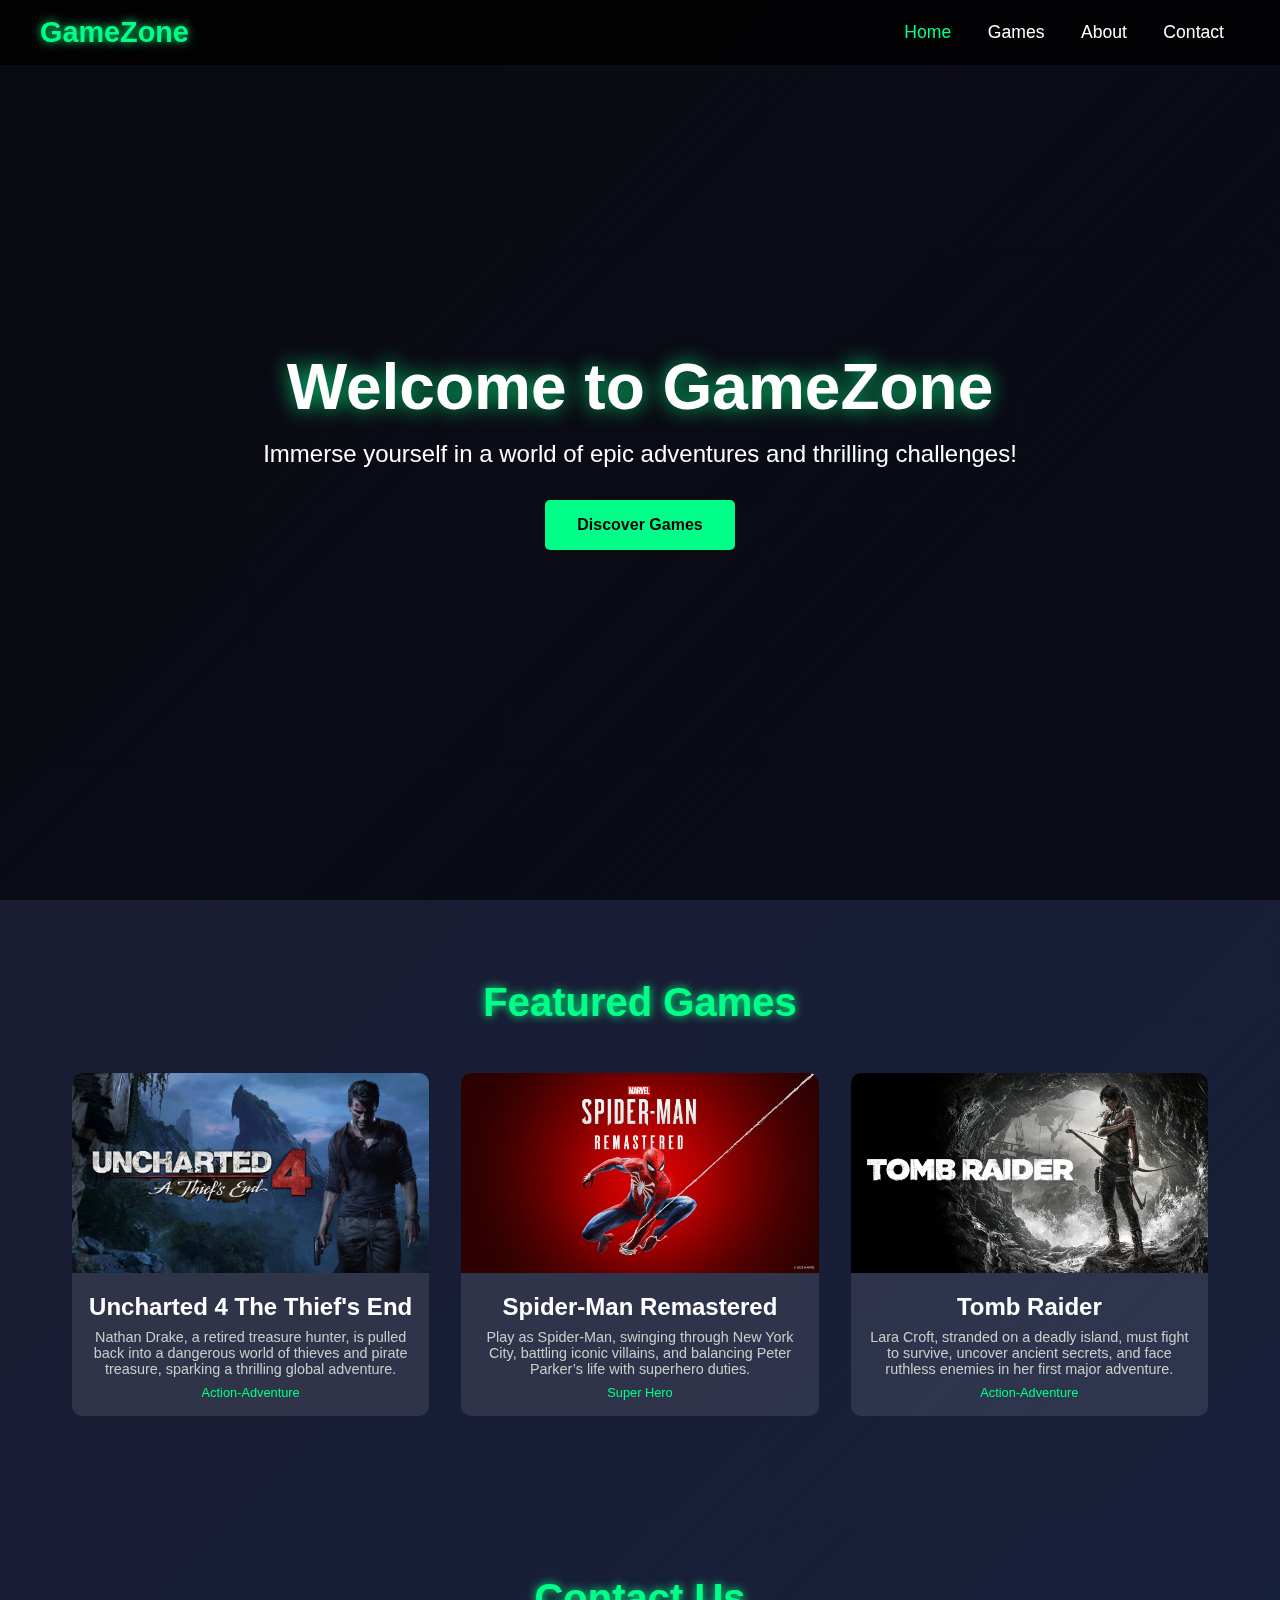
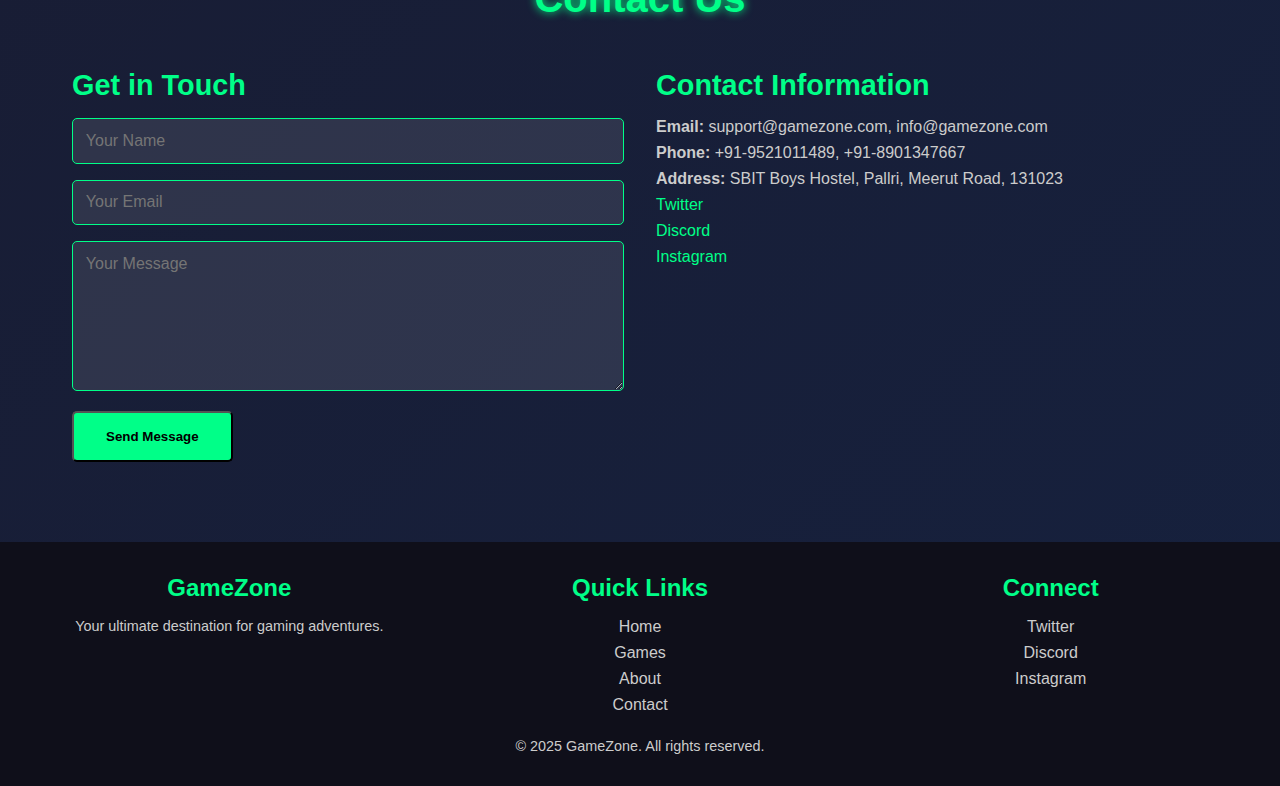
<file: index.html>
<!DOCTYPE html>
<html lang="en">
<head>
    <meta charset="UTF-8">
    <meta name="viewport" content="width=device-width, initial-scale=1.0">
    <title>GameZone - Ultimate Gaming Hub</title>
    <link rel="stylesheet" href="styles.css">
</head>
<body>
    <header>
        <nav>
            <div class="logo">GameZone</div>
            <div class="nav-links">
                <a href="index.html" class="active">Home</a>
                <a href="games.html">Games</a>
                <a href="about.html">About</a>
                <a href="contact.html">Contact</a>
            </div>
        </nav>
    </header>

    <section class="hero" id="home">
        <div class="hero-content">
            <h1>Welcome to GameZone</h1>
            <p>Immerse yourself in a world of epic adventures and thrilling challenges!</p>
            <a href="games.html" class="cta-button">Discover Games</a>
        </div>
    </section>

    <section class="featured" id="featured">
        <h2>Featured Games</h2>
        <div class="game-grid" id="featuredGrid"></div>
    </section>

    <section class="contact" id="contact">
        <h2>Contact Us</h2>
        <div class="contact-content">
            <div class="contact-form">
                <h3>Get in Touch</h3>
                <div class="form-group">
                    <input type="text" id="home-name" placeholder="Your Name" required>
                </div>
                <div class="form-group">
                    <input type="email" id="home-email" placeholder="Your Email" required>
                </div>
                <div class="form-group">
                    <textarea id="home-message" placeholder="Your Message" required></textarea>
                </div>
                <button class="cta-button" onclick="submitHomeForm()">Send Message</button>
            </div>
            <div class="contact-info">
                <h3>Contact Information</h3>
                <p><strong>Email:</strong> support@gamezone.com, info@gamezone.com</p>
                <p><strong>Phone:</strong> +91-9521011489, +91-8901347667</p>
                <p><strong>Address:</strong> SBIT Boys Hostel, Pallri, Meerut Road, 131023</p>
                <div class="social-links">
                    <a href="#" class="social-link">Twitter</a>
                    <a href="#" class="social-link">Discord</a>
                    <a href="#" class="social-link">Instagram</a>
                </div>
            </div>
        </div>
    </section>

    <footer>
        <div class="footer-content">
            <div class="footer-section">
                <h3>GameZone</h3>
                <p>Your ultimate destination for gaming adventures.</p>
            </div>
            <div class="footer-section">
                <h3>Quick Links</h3>
                <a href="index.html">Home</a>
                <a href="games.html">Games</a>
                <a href="about.html">About</a>
                <a href="contact.html">Contact</a>
            </div>
            <div class="footer-section">
                <h3>Connect</h3>
                <a href="#" class="social-link">Twitter</a>
                <a href="#" class="social-link">Discord</a>
                <a href="#" class="social-link">Instagram</a>
            </div>
        </div>
        <p>© 2025 GameZone. All rights reserved.</p>
    </footer>

    <script src="script.js"></script>
</body>
</html>
</file>
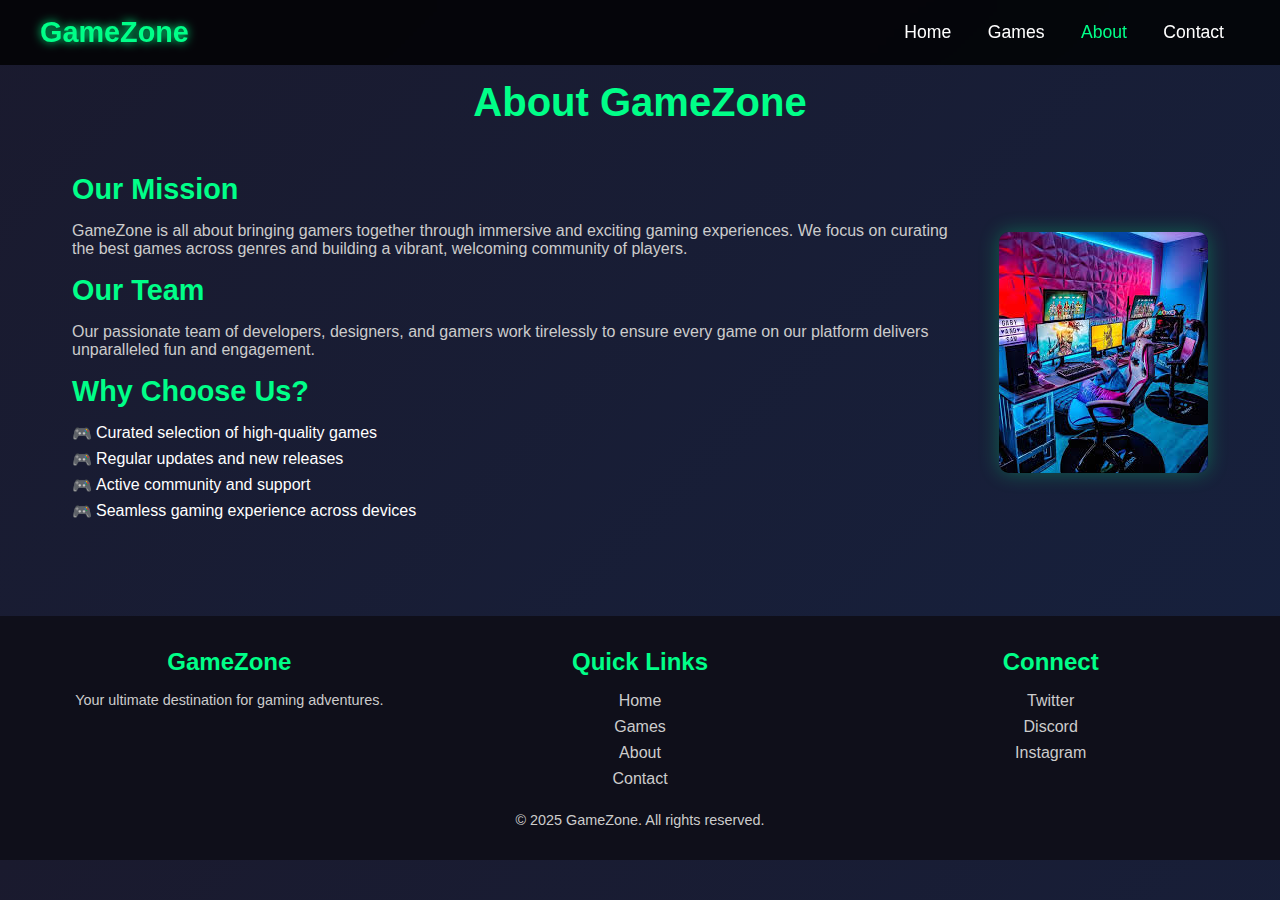
<file: about.html>
<!DOCTYPE html>
<html lang="en">
<head>
    <meta charset="UTF-8">
    <meta name="viewport" content="width=device-width, initial-scale=1.0">
    <title>About - GameZone</title>
    <link rel="stylesheet" href="styles.css">
</head>
<body>
    <header>
        <nav>
            <div class="logo">GameZone</div>
            <div class="nav-links">
                <a href="index.html">Home</a>
                <a href="games.html">Games</a>
                <a href="about.html" class="active">About</a>
                <a href="contact.html">Contact</a>
            </div>
        </nav>
    </header>

    <section class="about">
        <h1>About GameZone</h1>
        <div class="about-content">
            <div class="about-text">
                <h2>Our Mission</h2>
                <p>GameZone is all about bringing gamers together through immersive and exciting gaming experiences. We focus on curating the best games across genres and building a vibrant, welcoming community of players.</p>
                <h2>Our Team</h2>
                <p>Our passionate team of developers, designers, and gamers work tirelessly to ensure every game on our platform delivers unparalleled fun and engagement.</p>
                <h2>Why Choose Us?</h2>
                <ul>
                    <li>Curated selection of high-quality games</li>
                    <li>Regular updates and new releases</li>
                    <li>Active community and support</li>
                    <li>Seamless gaming experience across devices</li>
                </ul>
            </div>
            <div class="about-image">
                <img src="assets/gaming setup.jpg" alt="Gaming Setup">
            </div>
        </div>
    </section>

    <footer>
        <div class="footer-content">
            <div class="footer-section">
                <h3>GameZone</h3>
                <p>Your ultimate destination for gaming adventures.</p>
            </div>
            <div class="footer-section">
                <h3>Quick Links</h3>
                <a href="index.html">Home</a>
                <a href="games.html">Games</a>
                <a href="about.html">About</a>
                <a href="contact.html">Contact</a>
            </div>
            <div class="footer-section">
                <h3>Connect</h3>
                <a href="#" class="social-link">Twitter</a>
                <a href="#" class="social-link">Discord</a>
                <a href="#" class="social-link">Instagram</a>
            </div>
        </div>
        <p>© 2025 GameZone. All rights reserved.</p>
    </footer>

    <script src="script.js"></script>
</body>
</html>
</file>
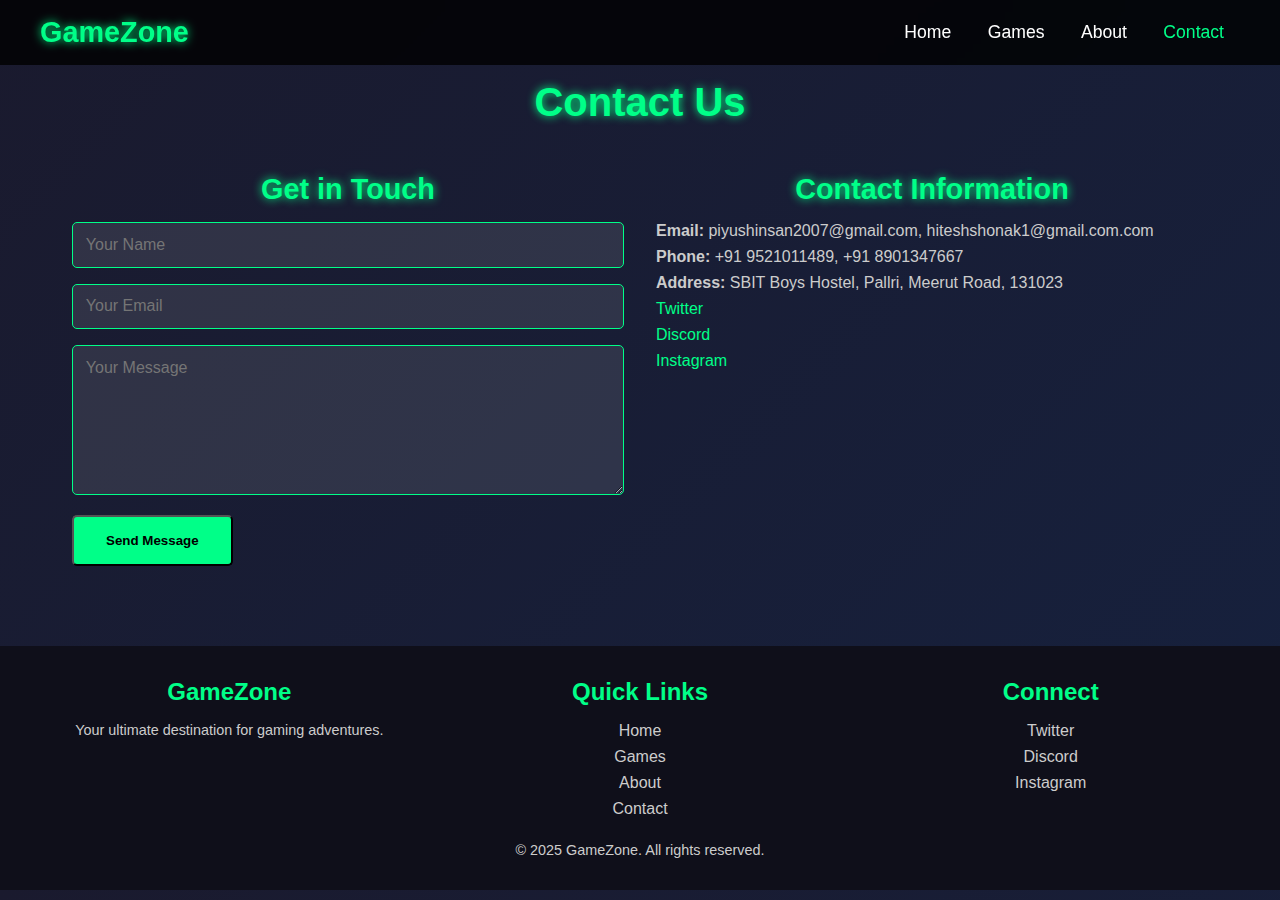
<file: contact.html>
<!DOCTYPE html>
<html lang="en">
<head>
    <meta charset="UTF-8">
    <meta name="viewport" content="width=device-width, initial-scale=1.0">
    <title>Contact - GameZone</title>
    <link rel="stylesheet" href="styles.css">
</head>
<body>
    <header>
        <nav>
            <div class="logo">GameZone</div>
            <div class="nav-links">
                <a href="index.html">Home</a>
                <a href="games.html">Games</a>
                <a href="about.html">About</a>
                <a href="contact.html" class="active">Contact</a>
            </div>
        </nav>
    </header>

    <section class="contact">
        <h1>Contact Us</h1>
        <div class="contact-content">
            <div class="contact-form">
                <h2>Get in Touch</h2>
                <div class="form-group">
                    <input type="text" id="name" placeholder="Your Name" required>
                </div>
                <div class="form-group">
                    <input type="email" id="email" placeholder="Your Email" required>
                </div>
                <div class="form-group">
                    <textarea id="message" placeholder="Your Message" required></textarea>
                </div>
                <button class="cta-button" onclick="submitForm()">Send Message</button>
            </div>
            <div class="contact-info">
                <h2>Contact Information</h2>
                <p><strong>Email:</strong> piyushinsan2007@gmail.com, hiteshshonak1@gmail.com.com</p>
                <p><strong>Phone:</strong> +91 9521011489, +91 8901347667</p>
                <p><strong>Address:</strong> SBIT Boys Hostel, Pallri, Meerut Road, 131023</p>
                <div class="social-links">
                    <a href="#" class="social-link">Twitter</a>
                    <a href="#" class="social-link">Discord</a>
                    <a href="#" class="social-link">Instagram</a>
                </div>
            </div>
        </div>
    </section>

    <footer>
        <div class="footer-content">
            <div class="footer-section">
                <h3>GameZone</h3>
                <p>Your ultimate destination for gaming adventures.</p>
            </div>
            <div class="footer-section">
                <h3>Quick Links</h3>
                <a href="index.html">Home</a>
                <a href="games.html">Games</a>
                <a href="about.html">About</a>
                <a href="contact.html">Contact</a>
            </div>
            <div class="footer-section">
                <h3>Connect</h3>
                <a href="#" class="social-link">Twitter</a>
                <a href="#" class="social-link">Discord</a>
                <a href="#" class="social-link">Instagram</a>
            </div>
        </div>
        <p>© 2025 GameZone. All rights reserved.</p>
    </footer>

    <script src="script.js"></script>
</body>
</html>
</file>
<file: styles.css>
* {
    margin: 0;
    padding: 0;
    box-sizing: border-box;
    font-family: 'Arial', sans-serif;
}

body {
    background: linear-gradient(135deg, #1a1a2e, #16213e);
    color: #fff;
    overflow-x: hidden;
}

/* Header Styles */
header {
    background: rgba(0, 0, 0, 0.8);
    padding: 1rem 2rem;
    position: fixed;
    width: 100%;
    z-index: 1000;
    backdrop-filter: blur(5px);
}

nav {
    display: flex;
    justify-content: space-between;
    align-items: center;
    max-width: 1200px;
    margin: 0 auto;
}

.logo {
    font-size: 1.8rem;
    font-weight: bold;
    color: #00ff88;
    text-shadow: 0 0 10px #00ff88;
    transition: transform 0.3s ease;
}

.logo:hover {
    transform: scale(1.1);
}

.nav-links a {
    color: #fff;
    text-decoration: none;
    margin: 0 1rem;
    font-size: 1.1rem;
    transition: color 0.3s ease, transform 0.3s ease;
}

.nav-links a:hover, .nav-links a.active {
    color: #00ff88;
    transform: translateY(-2px);
}

/* Hero Section */
.hero {
    height: 100vh;
    display: flex;
    align-items: center;
    justify-content: center;
    text-align: center;
    background: url('https://images.unsplash.com/photo-1542751371-adc38448a05e') no-repeat center/cover;
    position: relative;
}

.hero::before {
    content: '';
    position: absolute;
    top: 0;
    left: 0;
    width: 100%;
    height: 100%;
    background: rgba(0, 0, 0, 0.6);
}

.hero-content {
    position: relative;
    z-index: 1;
}

.hero h1 {
    font-size: 4rem;
    margin-bottom: 1rem;
    animation: fadeInDown 1s ease;
    text-shadow: 0 0 20px rgba(0, 255, 136, 0.8);
}

.hero p {
    font-size: 1.5rem;
    margin-bottom: 2rem;
    animation: fadeInUp 1s ease 0.3s;
    animation-fill-mode: backwards;
}

.cta-button {
    padding: 1rem 2rem;
    background: #00ff88;
    color: #000;
    text-decoration: none;
    border-radius: 5px;
    font-weight: bold;
    transition: transform 0.3s ease, box-shadow 0.3s ease;
    animation: pulse 2s infinite;
    display: inline-block;
    cursor: pointer;
}

.cta-button:hover {
    transform: scale(1.1);
    box-shadow: 0 0 20px #00ff88;
}

/* Featured/Games Section */
.featured, .games {
    padding: 5rem 2rem;
    max-width: 1200px;
    margin: 0 auto;
}

.featured h2, .games h1, .contact h2, .contact h1 {
    text-align: center;
    font-size: 2.5rem;
    margin-bottom: 3rem;
    color: #00ff88;
    text-shadow: 0 0 10px #00ff88;
}

.game-grid {
    display: grid;
    grid-template-columns: repeat(auto-fit, minmax(300px, 1fr));
    gap: 2rem;
}

.game-card {
    background: rgba(255, 255, 255, 0.1);
    border-radius: 10px;
    overflow: hidden;
    transition: transform 0.3s ease, box-shadow 0.3s ease;
    cursor: pointer;
    position: relative;
}

.game-card:hover {
    transform: translateY(-10px);
    box-shadow: 0 10px 20px rgba(0, 255, 136, 0.3);
}

.game-card img {
    width: 100%;
    height: 200px;
    object-fit: cover;
    transition: opacity 0.3s ease;
}

.game-info {
    padding: 1rem;
    text-align: center;
}

.game-info h3 {
    font-size: 1.5rem;
    margin-bottom: 0.5rem;
}

.game-info p {
    color: #ccc;
    font-size: 0.9rem;
}

.game-info .genre {
    margin-top: 0.5rem;
    font-size: 0.8rem;
    color: #00ff88;
}

/* Trailer Overlay */
.trailer-overlay {
    position: absolute;
    top: 0;
    left: 0;
    width: 100%;
    height: 200px; /* Match image height */
    background: rgba(0, 0, 0, 0.9);
    display: none;
    justify-content: center;
    align-items: center;
    z-index: 10;
}

.trailer-overlay video {
    width: 100%;
    height: 100%;
    object-fit: cover;
}

.mute-button {
    position: absolute;
    bottom: 10px;
    right: 10px;
    background: #00ff88;
    color: #000;
    border: none;
    padding: 0.5rem 1rem;
    border-radius: 5px;
    cursor: pointer;
    font-size: 0.9rem;
    transition: background 0.3s ease;
}

.mute-button:hover {
    background: #00cc66;
}

/* About Section */
.about {
    padding: 5rem 2rem;
    max-width: 1200px;
    margin: 0 auto;
}

.about h1 {
    text-align: center;
    font-size: 2.5rem;
    margin-bottom: 3rem;
    color: #00ff88;
}

.about-content {
    display: flex;
    gap: 2rem;
    align-items: center;
}

.about-text {
    flex: 1;
}

.about-text h2 {
    font-size: 1.8rem;
    margin-bottom: 1rem;
    color: #00ff88;
}

.about-text p {
    margin-bottom: 1rem;
    color: #ccc;
}

.about-text ul {
    list-style: none;
    margin-bottom: 1rem;
}

.about-text ul li {
    margin-bottom: 0.5rem;
    position: relative;
    padding-left: 1.5rem;
}

.about-text ul li::before {
    content: '🎮';
    position: absolute;
    left: 0;
}

.about-image img {
    width: 100%;
    max-width: 400px;
    border-radius: 10px;
    box-shadow: 0 0 20px rgba(0, 255, 136, 0.3);
    animation: float 4s ease-in-out infinite;
}

/* Contact Section */
.contact {
    padding: 5rem 2rem;
    max-width: 1200px;
    margin: 0 auto;
}

.contact-content {
    display: flex;
    gap: 2rem;
}

.contact-form, .contact-info {
    flex: 1;
}

.contact-form h2, .contact-info h2, .contact-form h3, .contact-info h3 {
    font-size: 1.8rem;
    margin-bottom: 1rem;
    color: #00ff88;
}

.form-group {
    margin-bottom: 1rem;
}

.form-group input, .form-group textarea {
    width: 100%;
    padding: 0.8rem;
    background: rgba(255, 255, 255, 0.1);
    border: 1px solid #00ff88;
    border-radius: 5px;
    color: #fff;
    font-size: 1rem;
}

.form-group textarea {
    height: 150px;
    resize: vertical;
}

.contact-info p {
    margin-bottom: 0.5rem;
    color: #ccc;
}

.social-links .social-link {
    display: block;
    color: #00ff88;
    text-decoration: none;
    margin-bottom: 0.5rem;
    transition: color 0.3s ease, transform 0.3s ease;
}

.social-links .social-link:hover {
    color: #fff;
    transform: translateX(5px);
}

/* Footer */
footer {
    background: #0f0f1a;
    padding: 2rem;
}

.footer-content {
    display: flex;
    justify-content: center;
    max-width: 1200px;
    margin: 0 auto;
    flex-wrap: wrap;
    gap: 2rem;
}

.footer-section {
    flex: 1;
    min-width: 200px;
    text-align: center;
}

.footer-section h3 {
    font-size: 1.5rem;
    margin-bottom: 1rem;
    color: #00ff88;
}

.footer-section p, .footer-section a {
    color: #ccc;
    margin-bottom: 0.5rem;
    text-decoration: none;
    display: block;
}

.footer-section a:hover {
    color: #00ff88;
}

footer p {
    color: #ccc;
    font-size: 0.9rem;
    text-align: center;
    margin-top: 1rem;
}

/* Animations */
@keyframes fadeInDown {
    from {
        opacity: 0;
        transform: translateY(-50px);
    }
    to {
        opacity: 1;
        transform: translateY(0);
    }
}

@keyframes fadeInUp {
    from {
        opacity: 0;
        transform: translateY(50px);
    }
    to {
        opacity: 1;
        transform: translateY(0);
    }
}

@keyframes pulse {
    0% {
        box-shadow: 0 0 0 0 rgba(0, 255, 136, 0.7);
    }
    70% {
        box-shadow: 0 0 0 20px rgba(0, 255, 136, 0);
    }
    100% {
        box-shadow: 0 0 0 0 rgba(0, 255, 136, 0);
    }
}

@keyframes float {
    0% {
        transform: translateY(0);
    }
    50% {
        transform: translateY(-10px);
    }
    100% {
        transform: translateY(0);
    }
}

/* Responsive Design */
@media (max-width: 768px) {
    .hero h1 {
        font-size: 2.5rem;
    }

    .hero p {
        font-size: 1.2rem;
    }

    .nav-links a {
        margin: 0 0.5rem;
        font-size: 1rem;
    }

    .about-content, .contact-content {
        flex-direction: column;
    }

    .about-image img {
        max-width: 100%;
    }

    .footer-content {
        flex-direction: column;
        align-items: center;
    }

    .trailer-overlay {
        height: 150px; /* Adjust for smaller screens */
    }

    .trailer-overlay video {
        max-height: 150px;
    }
}
</file>
